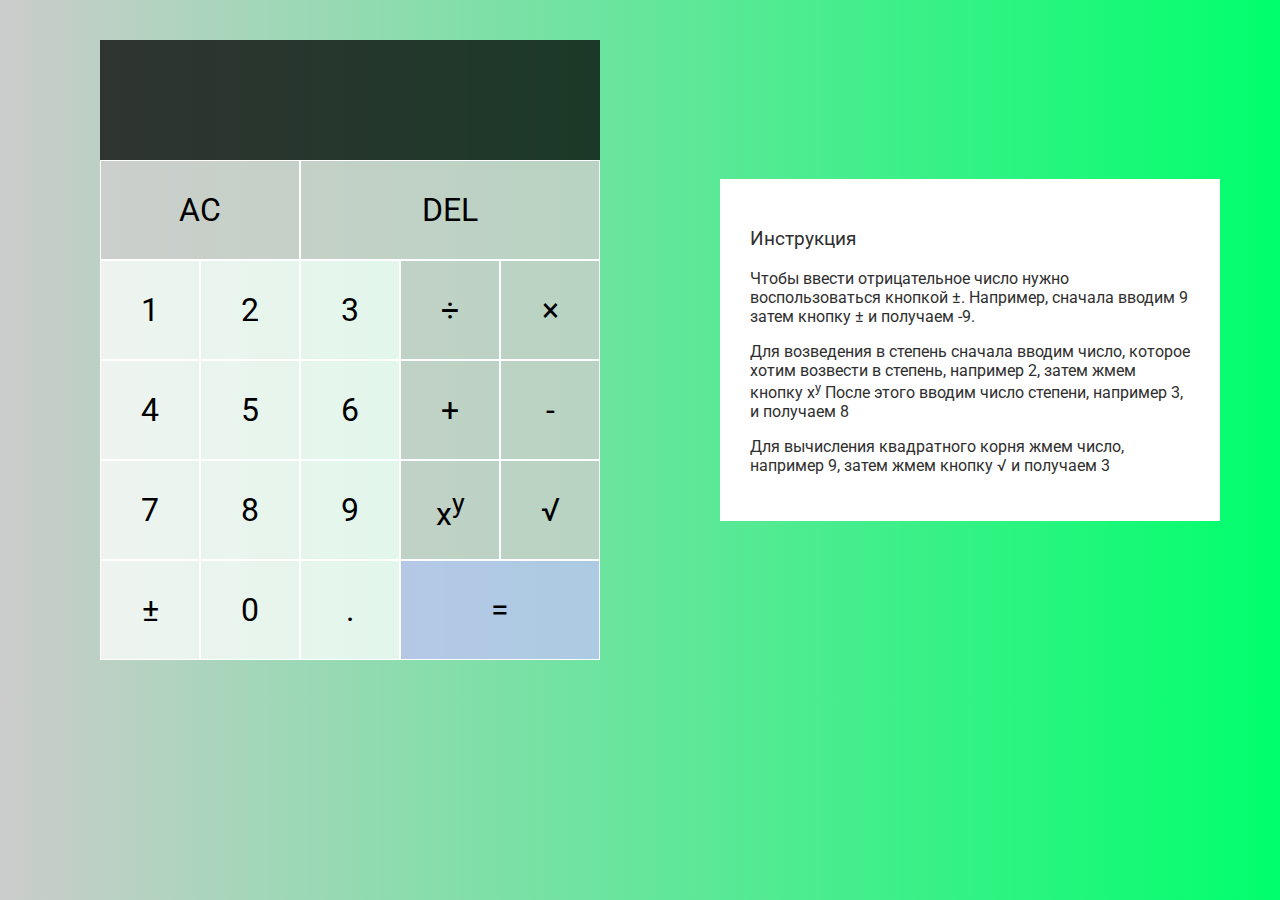
<file: index.html>
<!DOCTYPE html>
<html lang="en">

<head>
  <meta charset="UTF-8">
  <meta name="viewport" content="width=device-width, initial-scale=1.0">
  <meta http-equiv="X-UA-Compatible" content="ie=edge">
  <title>Calculator</title>
  <link href="styles.css" rel="stylesheet">
  <script src="script.js" defer></script>
</head>

<body>
  <div class="wrapper">
    <div class="calculator">
      <div class="calculator-grid">
        <div class="output">
          <div data-previous-operand class="previous-operand"></div>
          <div data-current-operand class="current-operand"></div>
        </div>

        <button data-all-clear class="grey span-two">AC</button>
        <button data-delete class="grey span-three">DEL</button>

        <button data-number data-value="1">1</button>
        <button data-number data-value="2">2</button>
        <button data-number data-value="3">3</button>
        <button data-operation data-value="÷" class="grey">÷</button>
        <button data-operation data-value="*" class="grey">&#215;</button>

        <button data-number data-value="4">4</button>
        <button data-number data-value="5">5</button>
        <button data-number data-value="6">6</button>
        <button data-operation data-value="+" class="grey">+</button>
        <button data-operation data-value="-" class="grey">-</button>

        <button data-number data-value="7">7</button>
        <button data-number data-value="8">8</button>
        <button data-number data-value="9">9</button>
        <button data-operation data-value="^" class="grey">x<sup>y</sup></button>
        <button data-operation data-value="√" class="grey">√</button>

        <button data-sign>&plusmn;</button>
        <button data-number data-value="0">0</button>
        <button data-number data-value=".">.</button>
        <button data-equals class="blue span-two">=</button>
      </div>
    </div>
    <div class="hint">
      <h3>Инструкция</h3>
      <p>Чтобы ввести отрицательное число нужно воспользоваться кнопкой &plusmn;. Например, сначала вводим 9 затем
        кнопку &plusmn; и получаем -9.</p>
      <p>Для возведения в степень сначала вводим число, которое хотим возвести в степень, например 2, затем жмем кнопку
        x<sup>y</sup> После этого вводим число степени, например 3, и получаем 8</p>
      <p>Для вычисления квадратного корня жмем число, например 9, затем жмем кнопку √ и получаем 3</p>
    </div>
  </div>

</body>

</html>
</file>
<file: styles.css>
@import url('https://fonts.googleapis.com/css2?family=Roboto:wght@300;400;500;700&display=swap');

*, *::before, *::after {
  box-sizing: border-box;
  font-family: 'Roboto', sans-serif;
  font-weight: 400;
}

body {
  padding: 0;
  margin: 0;
  background: linear-gradient(to right, #CCCCCC, #00FF6C);
}

.wrapper {
  max-width: 1280px;
  margin: 0 auto;
  display: flex;
  flex-flow: row wrap;
  justify-content: space-between;
  align-items: center;
  width: 100%;
  padding: 40px 60px;
}

.calculator {
  width: 50%;
  min-width: 500px;
  margin-right: 20px;
}

.hint {
  width: 50%;
  max-width: 500px;
  padding: 30px;
  background-color: #fff;
  color: #2F2F2F;
}

.calculator-grid {
  display: grid;
  justify-content: center;
  align-content: center;
  grid-template-columns: repeat(5, 100px);
  grid-template-rows: minmax(120px, auto) repeat(5, 100px);
}

.calculator-grid > button {
  cursor: pointer;
  font-size: 2rem;
  border: 1px solid #fff;
  outline: none;
  background-color: rgba(255, 255, 255, .75);
}

.calculator-grid > button:hover {
  background-color: rgba(255, 255, 255, .9);
}

.calculator-grid > button.grey {
  background-color: rgba(209, 205, 205, 0.75);
}

.calculator-grid > button.grey:hover {
  background-color: rgba(255, 255, 255, .9);
}

.calculator-grid > button.blue {
  background-color: rgba(194, 193, 248, 0.75);
}

.calculator-grid > button.blue:hover {
  background-color: rgba(255, 255, 255, .9);
}

.span-two {
  grid-column: span 2;
}

.span-three {
  grid-column: span 3;
}

.output {
  grid-column: 1 / -1;
  background-color: rgba(0, 0, 0, .75);
  display: flex;
  flex-direction: column;
  justify-content: space-around;
  align-items: flex-end;
  padding: 10px;
  word-wrap: break-word;
  word-break: break-all;
}

.output .previous-operand {
  color: rgba(255, 255, 255, .75);
  font-size: 1.5rem;
  min-height: 20px;
}

.output .current-operand {
  color: #fff;
  font-size: 2.5rem;
  min-height: 40px;
}
</file>
